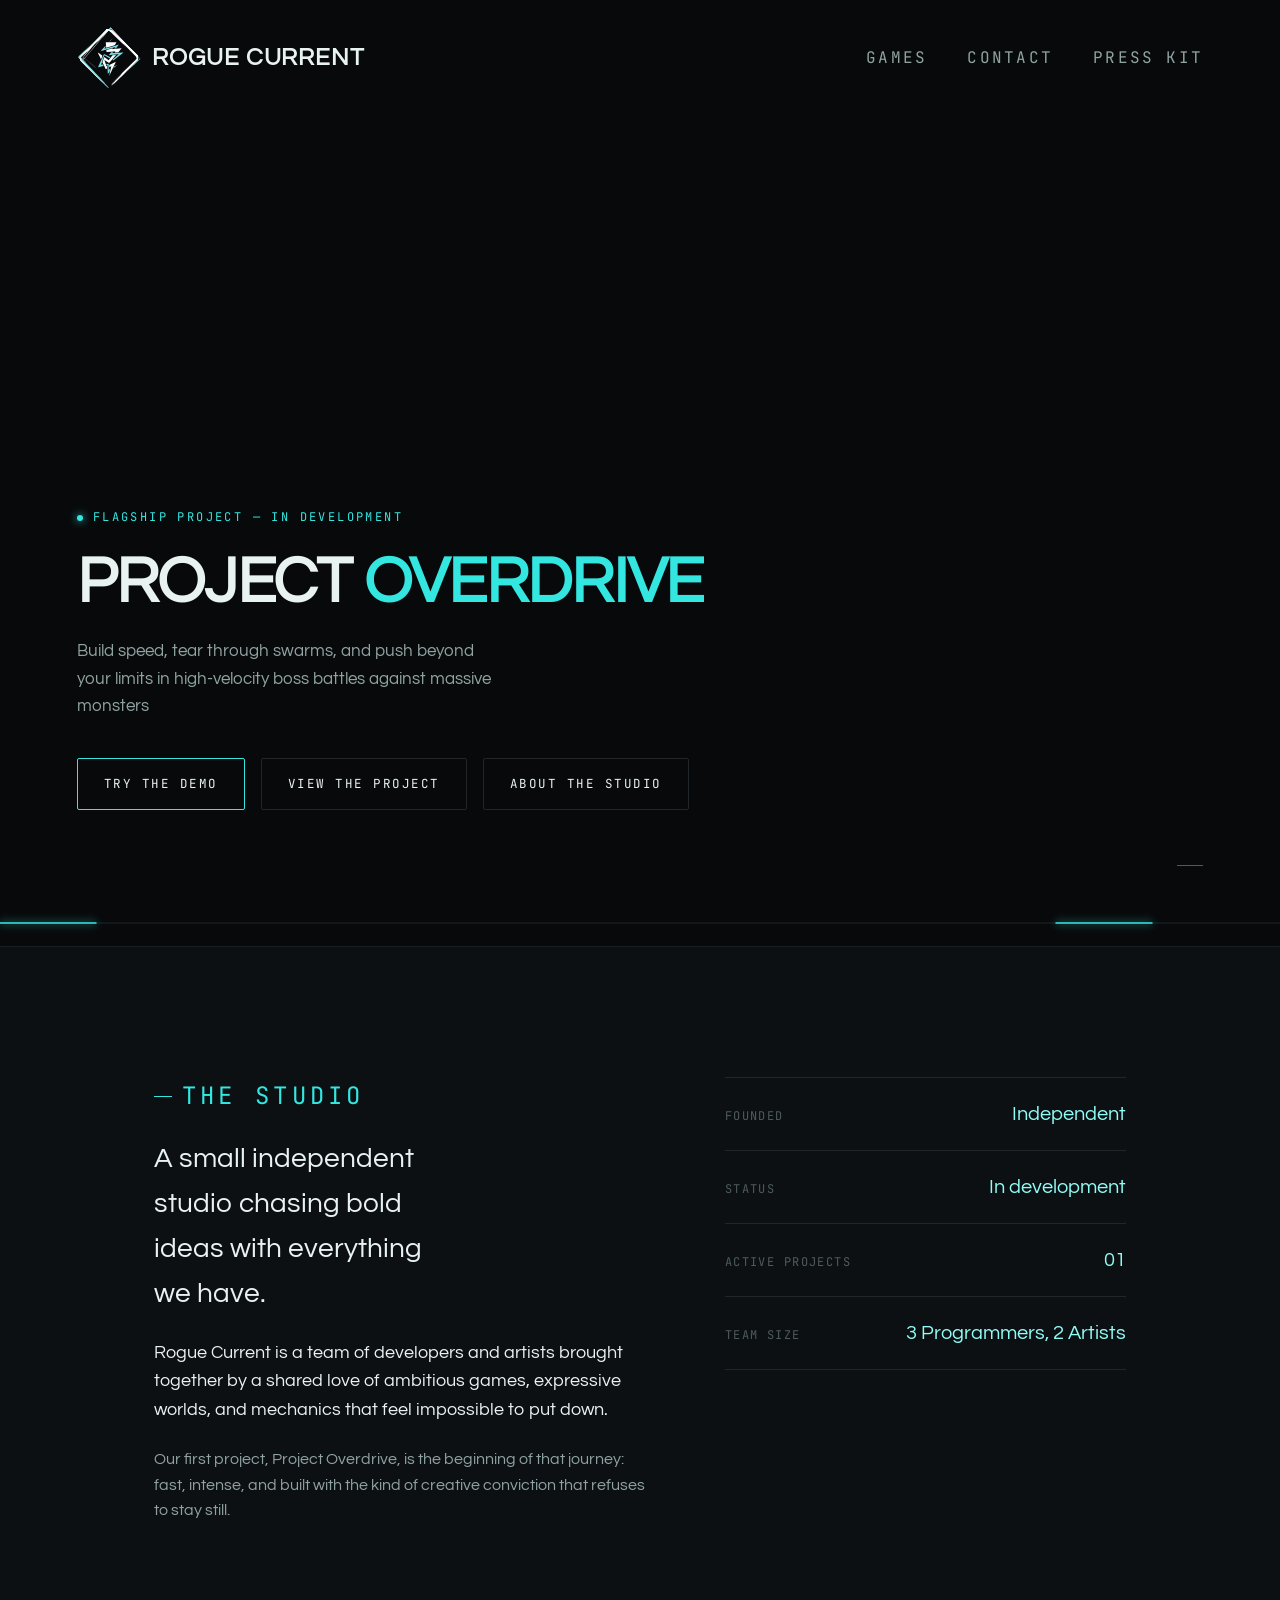
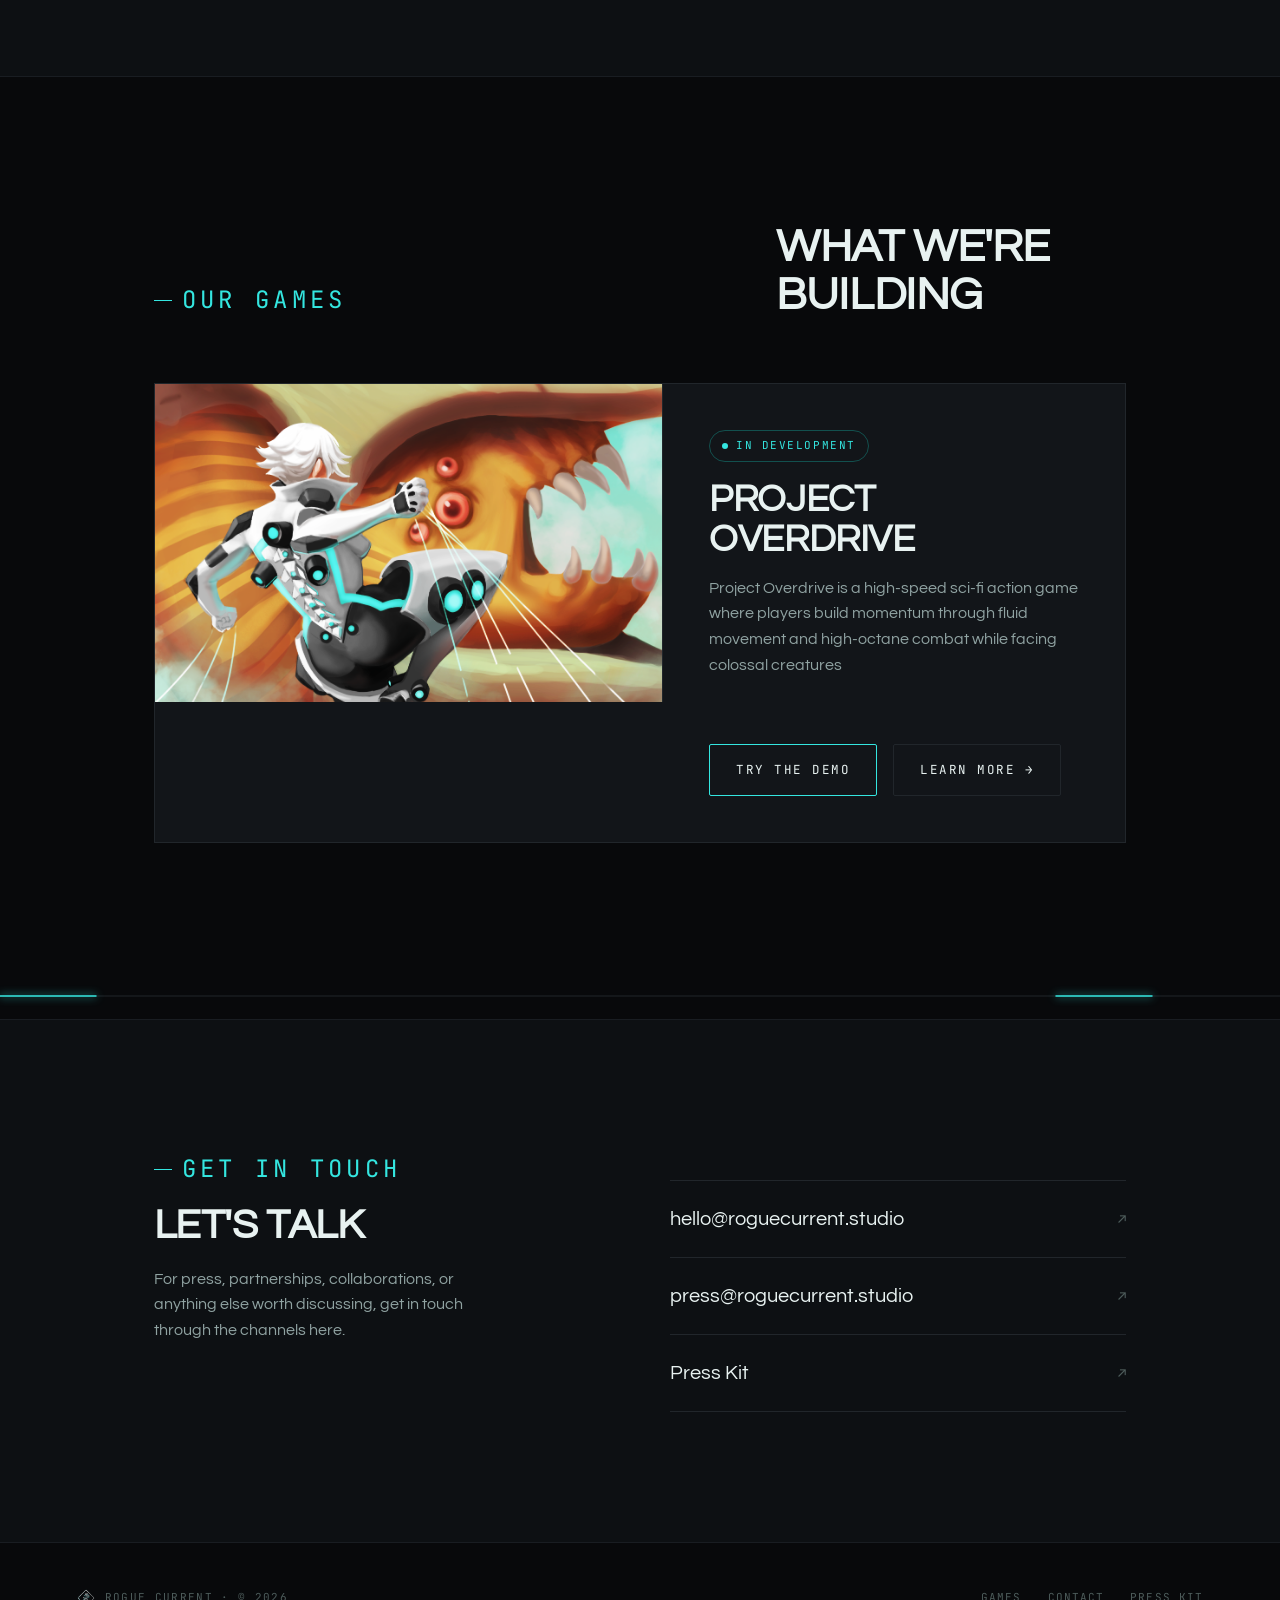
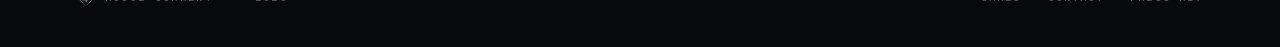
<file: index.html>
<!DOCTYPE html>
<html lang="en">
<head>
<meta charset="UTF-8">
<meta name="viewport" content="width=device-width, initial-scale=1.0">
<title>Rogue Current — Independent Game Studio</title>
<meta name="description" content="Rogue Current is an independent game studio developing Project Overdrive.">
<meta name="referrer" content="strict-origin-when-cross-origin">
  <link
    rel="icon"
    href="img/logo.svg"
    type="image/svg+xml"
  >
<link rel="preconnect" href="https://fonts.googleapis.com">
<link rel="preconnect" href="https://fonts.gstatic.com" crossorigin>
<link href="https://fonts.googleapis.com/css2?family=JetBrains+Mono:wght@400;500&family=Questrial&display=swap" rel="stylesheet">
<link rel="stylesheet" href="css/style.css">
</head>
<body>

<header class="site-header">
  <a href="index.html" class="logo">
    <img src="img/logo.svg" alt="Rogue Current logo" class="logo-image">
    <span>Rogue Current</span>
  </a>
  <nav class="nav-links">
    <a href="#games">Games</a>
    <a href="#contact">Contact</a>
    <a href="press-kit.html">Press Kit</a>
  </nav>
  <button class="nav-toggle" aria-label="Toggle menu" aria-expanded="false"><span></span></button>
</header>

<!-- ================= HERO ================= -->
<section class="hero">
  <div class="hero-bg">
    <iframe
      src="https://www.youtube.com/embed/3lTF1w38mug?autoplay=1&mute=1&loop=1&playlist=3lTF1w38mug&controls=0&playsinline=1&rel=0&fs=0"
      title="Project Overdrive Trailer"
      allow="autoplay; encrypted-media;"
      referrerpolicy="strict-origin-when-cross-origin"
      tabindex="-1"
      aria-hidden="true">
    </iframe>
  </div>

  <div class="hero-content">
    <div class="hero-tag"><span class="dot"></span>Flagship project — in development</div>
    <h1 class="hero-title">Project <span class="accent">Overdrive</span></h1>
    <p class="hero-sub">Build speed, tear through swarms, and push beyond your limits in high-velocity boss battles against massive monsters</p>
    <div class="hero-actions">
      <a href="https://yrgo.itch.io/overdrive" class="btn">Try the Demo</a>
      <a href="project-overdrive.html" class="btn ghost">View the project</a>
      <a href="#about" class="btn ghost">About the studio</a>
    </div>
  </div>

  <div class="hero-scroll"><span class="rule"></span></div>
</section>

<svg class="current-line" viewBox="0 0 1200 46" preserveAspectRatio="none">
  <path d="M0 23 L1200 23"/>
  <path class="pulse" d="M0 23 L1200 23"/>
</svg>

<!-- ================= ABOUT ================= -->
<section class="about section-pad" id="about">
  <div class="wrap about-grid">
    <div class="about-text">
      <span class="eyebrow">The studio</span>
      <p style="margin-top:22px; font-family: var(--font-display); font-size: 28px; color: var(--text); max-width: 20ch;"> A small independent studio chasing bold ideas with everything we have. </p>

<p> Rogue Current is a team of developers and artists brought together by a shared love of ambitious games, expressive worlds, and mechanics that feel impossible to put down. </p>

<p> Our first project, Project Overdrive, is the beginning of that journey: fast, intense, and built with the kind of creative conviction that refuses to stay still. </p>
    </div>
    <div class="stat-list">
      <div class="stat-row"><span class="label">Founded</span><span class="value">Independent</span></div>
      <div class="stat-row"><span class="label">Status</span><span class="value">In development</span></div>
      <div class="stat-row"><span class="label">Active projects</span><span class="value">01</span></div>
      <div class="stat-row"><span class="label">Team size</span><span class="value">3 Programmers, 2 Artists</span></div>
    </div>
  </div>
</section>

<!-- ================= GAMES ================= -->
<section class="section-pad" id="games">
  <div class="wrap">
    <div class="section-head">
      <span class="eyebrow">Our games</span>
      <h2>What we're building</h2>
    </div>

    <div class="game-card">
      <div class="game-card-media">
        <img src="img/poster.png" alt="Project Overdrive" class="game-card-image">
      </div>
      <div class="game-card-body">
        <span class="game-status"><span class="dot" style="width:6px;height:6px;border-radius:50%;background:var(--cyan);"></span>In development</span>
        <h3>Project Overdrive</h3>
        <p>Project Overdrive is a high-speed sci-fi action game where players build momentum through fluid movement and high-octane combat while facing colossal creatures</p>
        <div class="hero-actions">
          <a href="https://yrgo.itch.io/overdrive" class="btn">Try the Demo</a>
          <a href="project-overdrive.html" class="btn ghost">Learn More →</a>
        </div>
      </div>
    </div>
  </div>
</section>

<svg class="current-line" viewBox="0 0 1200 46" preserveAspectRatio="none">
  <path d="M0 23 L1200 23"/>
  <path class="pulse" d="M0 23 L1200 23" style="animation-delay:-2.5s;"/>
</svg>

<!-- ================= CONTACT ================= -->
<section class="contact section-pad" id="contact">
  <div class="wrap contact-grid">
    <div>
      <span class="eyebrow">Get in touch</span>
      <h2 style="margin-top:16px; font-size: clamp(28px,4vw,42px); text-transform: uppercase; max-width: 12ch;">Let's talk</h2>
      <p style="margin-top:18px; max-width: 40ch;">For press, partnerships, collaborations, or anything else worth discussing, get in touch through the channels here.</p>
    </div>
    <div class="contact-links">
      <a class="contact-link" href="mailto:hello@roguecurrent.studio">hello@roguecurrent.studio <span class="arrow">↗</span></a>
      <a class="contact-link" href="mailto:press@roguecurrent.studio">press@roguecurrent.studio <span class="arrow">↗</span></a>
      <a class="contact-link" href="press-kit.html">Press Kit <span class="arrow">↗</span></a>
    </div>
  </div>
</section>

<footer class="site-footer">
    <div class="foot-logo">
      <img
        src="img/logo.svg"
        alt=""
        class="footer-logo-image"
      >

      <span>Rogue Current &middot; &copy; 2026</span>
    </div>
  <div class="foot-links">
    <a href="#games">Games</a>
    <a href="#contact">Contact</a>
    <a href="press-kit.html">Press Kit</a>
  </div>
</footer>

<script src="js/script.js"></script>
</body>
</html>
</file>
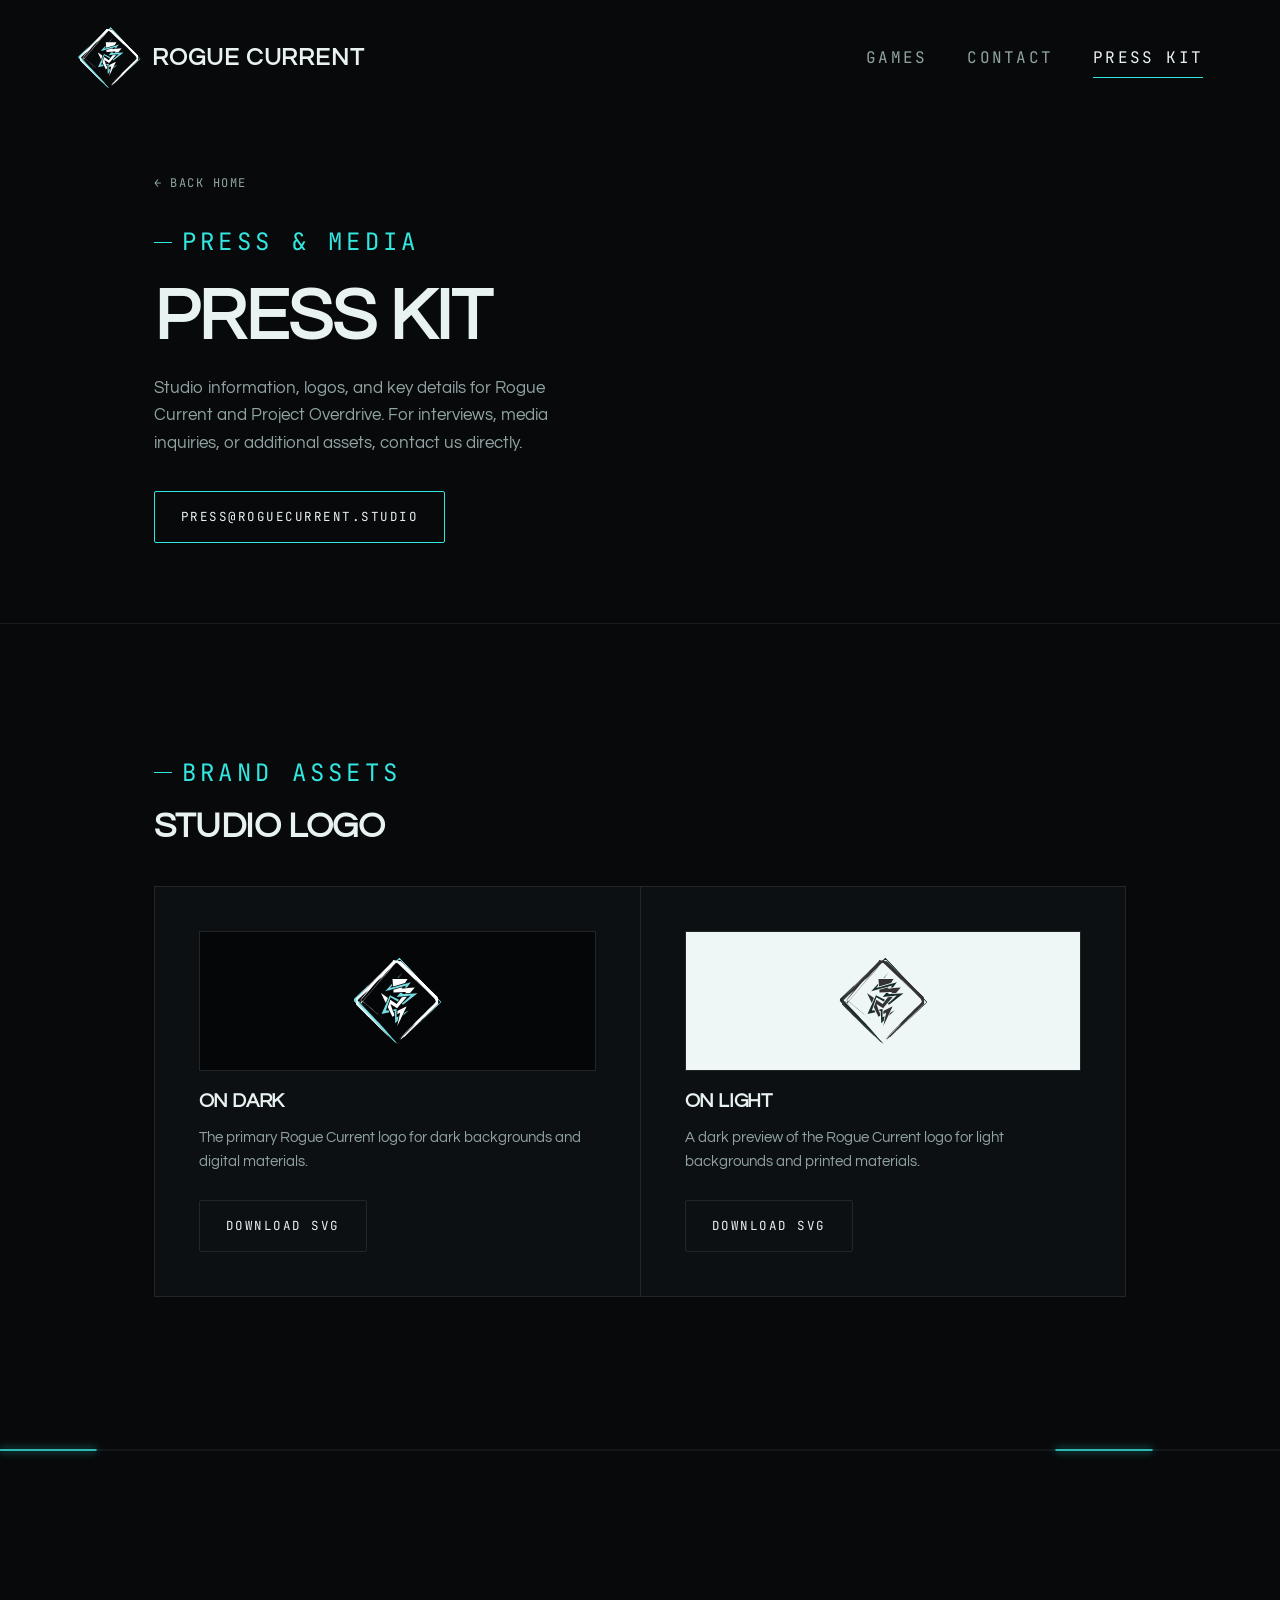
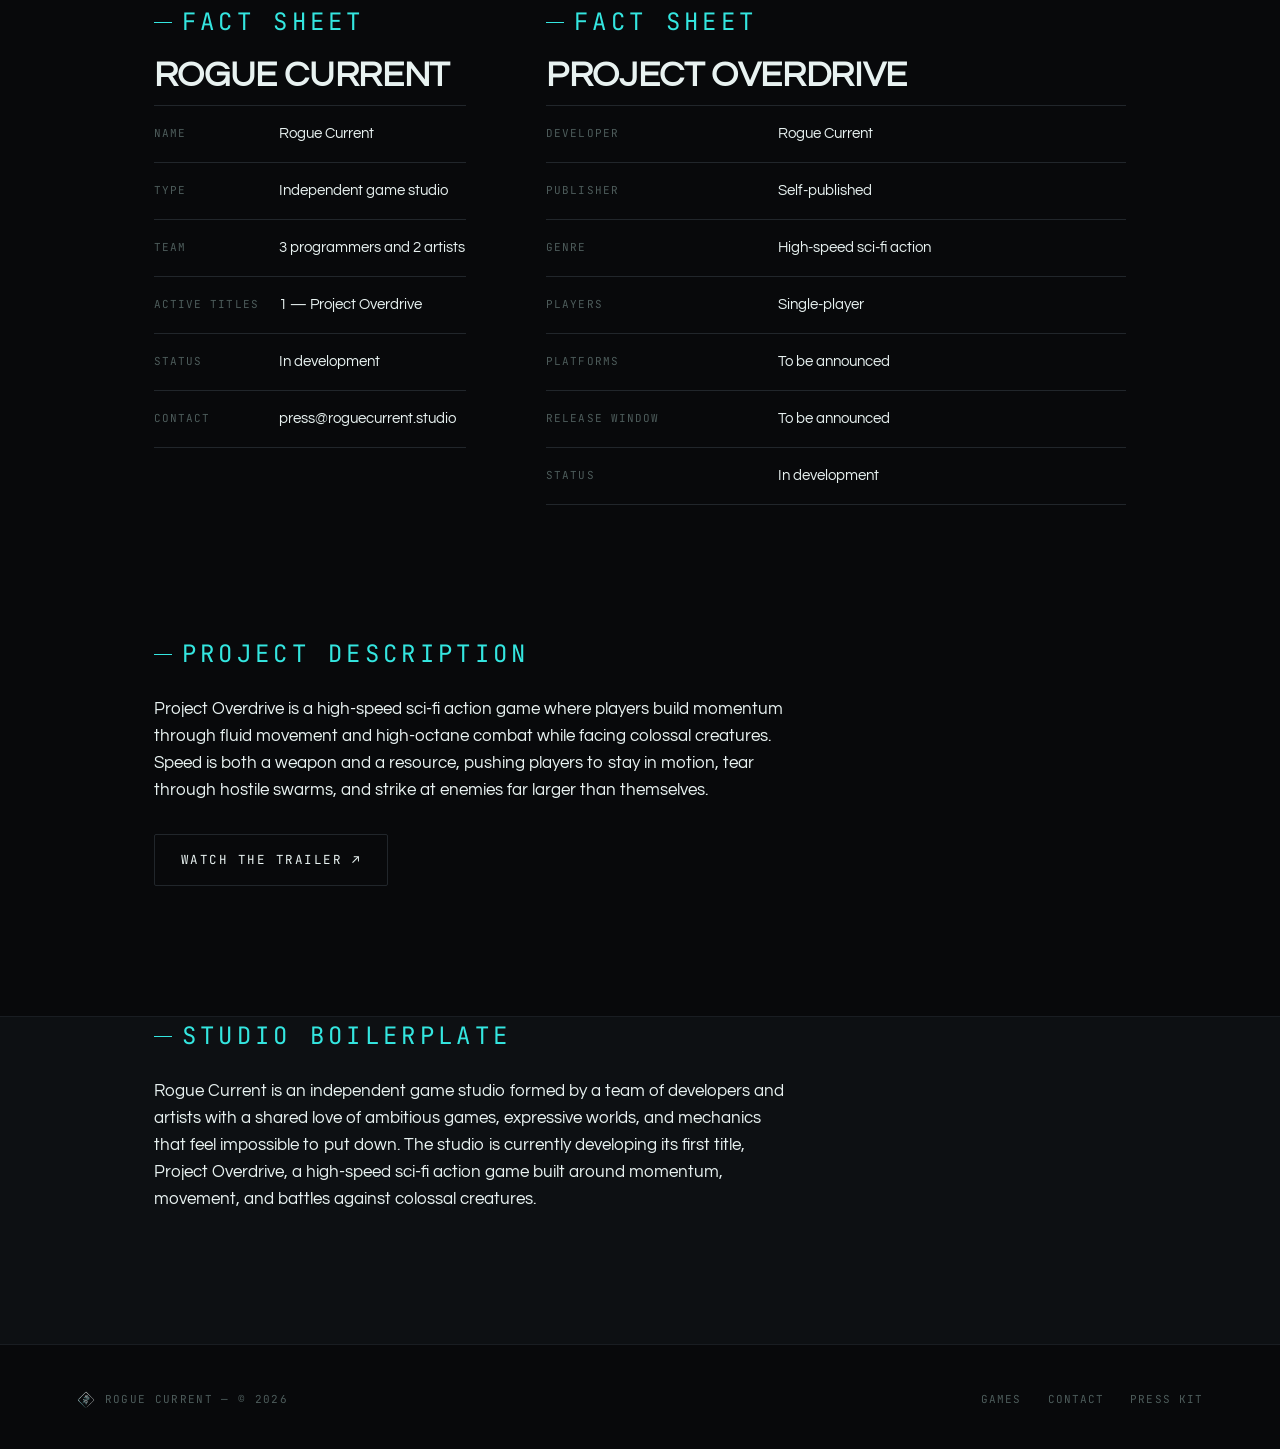
<file: press-kit.html>
<!DOCTYPE html>
<html lang="en">
<head>
  <meta charset="UTF-8">

  <meta
    name="viewport"
    content="width=device-width, initial-scale=1.0"
  >

  <title>Press Kit — Rogue Current</title>

  <meta
    name="description"
    content="Logos, studio information, and media assets for Rogue Current and Project Overdrive."
  >

  <link
    rel="icon"
    href="img/logo.svg"
    type="image/svg+xml"
  >

  <link
    rel="preconnect"
    href="https://fonts.googleapis.com"
  >

  <link
    rel="preconnect"
    href="https://fonts.gstatic.com"
    crossorigin
  >

  <link
    href="https://fonts.googleapis.com/css2?family=JetBrains+Mono:wght@400;500&family=Questrial&display=swap"
    rel="stylesheet"
  >

  <link
    rel="stylesheet"
    href="css/style.css"
  >
</head>

<body>

  <!-- ================= HEADER ================= -->

  <header class="site-header">
    <a href="index.html" class="logo">
      <img
        src="img/logo.svg"
        alt="Rogue Current logo"
        class="logo-image"
      >

      <span>Rogue Current</span>
    </a>

    <nav class="nav-links">
      <a href="index.html#games">Games</a>
      <a href="index.html#contact">Contact</a>
      <a href="press-kit.html" class="is-active">Press Kit</a>
    </nav>

    <button
      class="nav-toggle"
      aria-label="Toggle menu"
      aria-expanded="false"
    >
      <span></span>
    </button>
  </header>


  <!-- ================= PAGE HERO ================= -->

  <section class="page-hero">
    <div class="wrap">
      <a href="index.html" class="back-link">
        ← Back home
      </a>

      <span class="eyebrow">Press &amp; media</span>

      <h1>Press Kit</h1>

      <p>
        Studio information, logos, and key details for Rogue Current and
        Project Overdrive. For interviews, media inquiries, or additional
        assets, contact us directly.
      </p>

      <div style="margin-top: 34px;">
        <a
          href="mailto:press@roguecurrent.studio"
          class="btn"
        >
          press@roguecurrent.studio
        </a>
      </div>
    </div>
  </section>


  <!-- ================= LOGOS ================= -->

  <section class="section-pad">
    <div class="wrap">
      <span class="eyebrow">Brand assets</span>

      <h2
        style="
          margin-top: 16px;
          font-size: clamp(26px, 3.4vw, 36px);
          text-transform: uppercase;
        "
      >
        Studio logo
      </h2>

      <div class="press-grid" style="margin-top: 40px;">

        <div class="press-card">
          <div class="logo-swatch dark">
            <img
              src="img/logo.svg"
              alt="Rogue Current logo on a dark background"
              class="press-logo-image"
            >
          </div>

          <h3>On dark</h3>

          <p>
            The primary Rogue Current logo for dark backgrounds and digital
            materials.
          </p>

          <a
            href="img/logo.svg"
            class="btn ghost"
            download
          >
            Download SVG
          </a>
        </div>


        <div class="press-card">
          <div class="logo-swatch light">
            <img
              src="img/logo.svg"
              alt="Rogue Current logo on a light background"
              class="press-logo-image press-logo-image-light"
            >
          </div>

          <h3>On light</h3>

          <p>
            A dark preview of the Rogue Current logo for light backgrounds and
            printed materials.
          </p>

          <a
            href="img/logo.svg"
            class="btn ghost"
            download
          >
            Download SVG
          </a>
        </div>

      </div>
    </div>
  </section>


  <svg
    class="current-line"
    viewBox="0 0 1200 46"
    preserveAspectRatio="none"
    aria-hidden="true"
  >
    <path d="M0 23 L1200 23"></path>
    <path class="pulse" d="M0 23 L1200 23"></path>
  </svg>


  <!-- ================= FACT SHEET ================= -->

  <section class="section-pad">
    <div class="wrap detail-grid">

      <div>
        <span class="eyebrow">Fact sheet</span>

        <h2
          style="
            margin-top: 16px;
            font-size: clamp(26px, 3.4vw, 36px);
            text-transform: uppercase;
          "
        >
          Rogue Current
        </h2>

        <table class="fact-table">
          <tbody>
            <tr>
              <td>Name</td>
              <td>Rogue Current</td>
            </tr>

            <tr>
              <td>Type</td>
              <td>Independent game studio</td>
            </tr>

            <tr>
              <td>Team</td>
              <td>3 programmers and 2 artists</td>
            </tr>

            <tr>
              <td>Active titles</td>
              <td>1 — Project Overdrive</td>
            </tr>

            <tr>
              <td>Status</td>
              <td>In development</td>
            </tr>

            <tr>
              <td>Contact</td>
              <td>
                <a href="mailto:press@roguecurrent.studio">
                  press@roguecurrent.studio
                </a>
              </td>
            </tr>
          </tbody>
        </table>
      </div>


      <div>
        <span class="eyebrow">Fact sheet</span>

        <h2
          style="
            margin-top: 16px;
            font-size: clamp(26px, 3.4vw, 36px);
            text-transform: uppercase;
          "
        >
          Project Overdrive
        </h2>

        <table class="fact-table">
          <tbody>
            <tr>
              <td>Developer</td>
              <td>Rogue Current</td>
            </tr>

            <tr>
              <td>Publisher</td>
              <td>Self-published</td>
            </tr>

            <tr>
              <td>Genre</td>
              <td>High-speed sci-fi action</td>
            </tr>

            <tr>
              <td>Players</td>
              <td>Single-player</td>
            </tr>

            <tr>
              <td>Platforms</td>
              <td>To be announced</td>
            </tr>

            <tr>
              <td>Release window</td>
              <td>To be announced</td>
            </tr>

            <tr>
              <td>Status</td>
              <td>In development</td>
            </tr>
          </tbody>
        </table>
      </div>

    </div>
  </section>


  <!-- ================= PROJECT DESCRIPTION ================= -->

  <section class="section-pad" style="padding-top: 0;">
    <div class="wrap">
      <span class="eyebrow">Project description</span>

      <p
        style="
          margin-top: 22px;
          max-width: 70ch;
          font-size: 17px;
          color: var(--text);
        "
      >
        Project Overdrive is a high-speed sci-fi action game where players
        build momentum through fluid movement and high-octane combat while
        facing colossal creatures. Speed is both a weapon and a resource,
        pushing players to stay in motion, tear through hostile swarms, and
        strike at enemies far larger than themselves.
      </p>

      <div style="margin-top: 30px;">
        <a
          href="https://www.youtube.com/watch?v=3lTF1w38mug"
          class="btn ghost"
          target="_blank"
          rel="noopener noreferrer"
        >
          Watch the trailer ↗
        </a>
      </div>
    </div>
  </section>


  <!-- ================= BOILERPLATE ================= -->

  <section
    class="section-pad"
    style="
      padding-top: 0;
      background: var(--bg-alt);
      border-top: 1px solid var(--border-soft);
    "
  >
    <div class="wrap">
      <span class="eyebrow">Studio boilerplate</span>

      <p
        style="
          margin-top: 22px;
          max-width: 70ch;
          font-size: 17px;
          color: var(--text);
        "
      >
        Rogue Current is an independent game studio formed by a team of
        developers and artists with a shared love of ambitious games,
        expressive worlds, and mechanics that feel impossible to put down.
        The studio is currently developing its first title, Project Overdrive,
        a high-speed sci-fi action game built around momentum, movement, and
        battles against colossal creatures.
      </p>
    </div>
  </section>


  <!-- ================= FOOTER ================= -->

  <footer class="site-footer">
    <div class="foot-logo">
      <img
        src="img/logo.svg"
        alt=""
        class="footer-logo-image"
      >

      <span>Rogue Current — © 2026</span>
    </div>

    <div class="foot-links">
      <a href="index.html#games">Games</a>
      <a href="index.html#contact">Contact</a>
      <a href="press-kit.html">Press Kit</a>
    </div>
  </footer>


  <script src="js/script.js"></script>

</body>
</html>
</file>
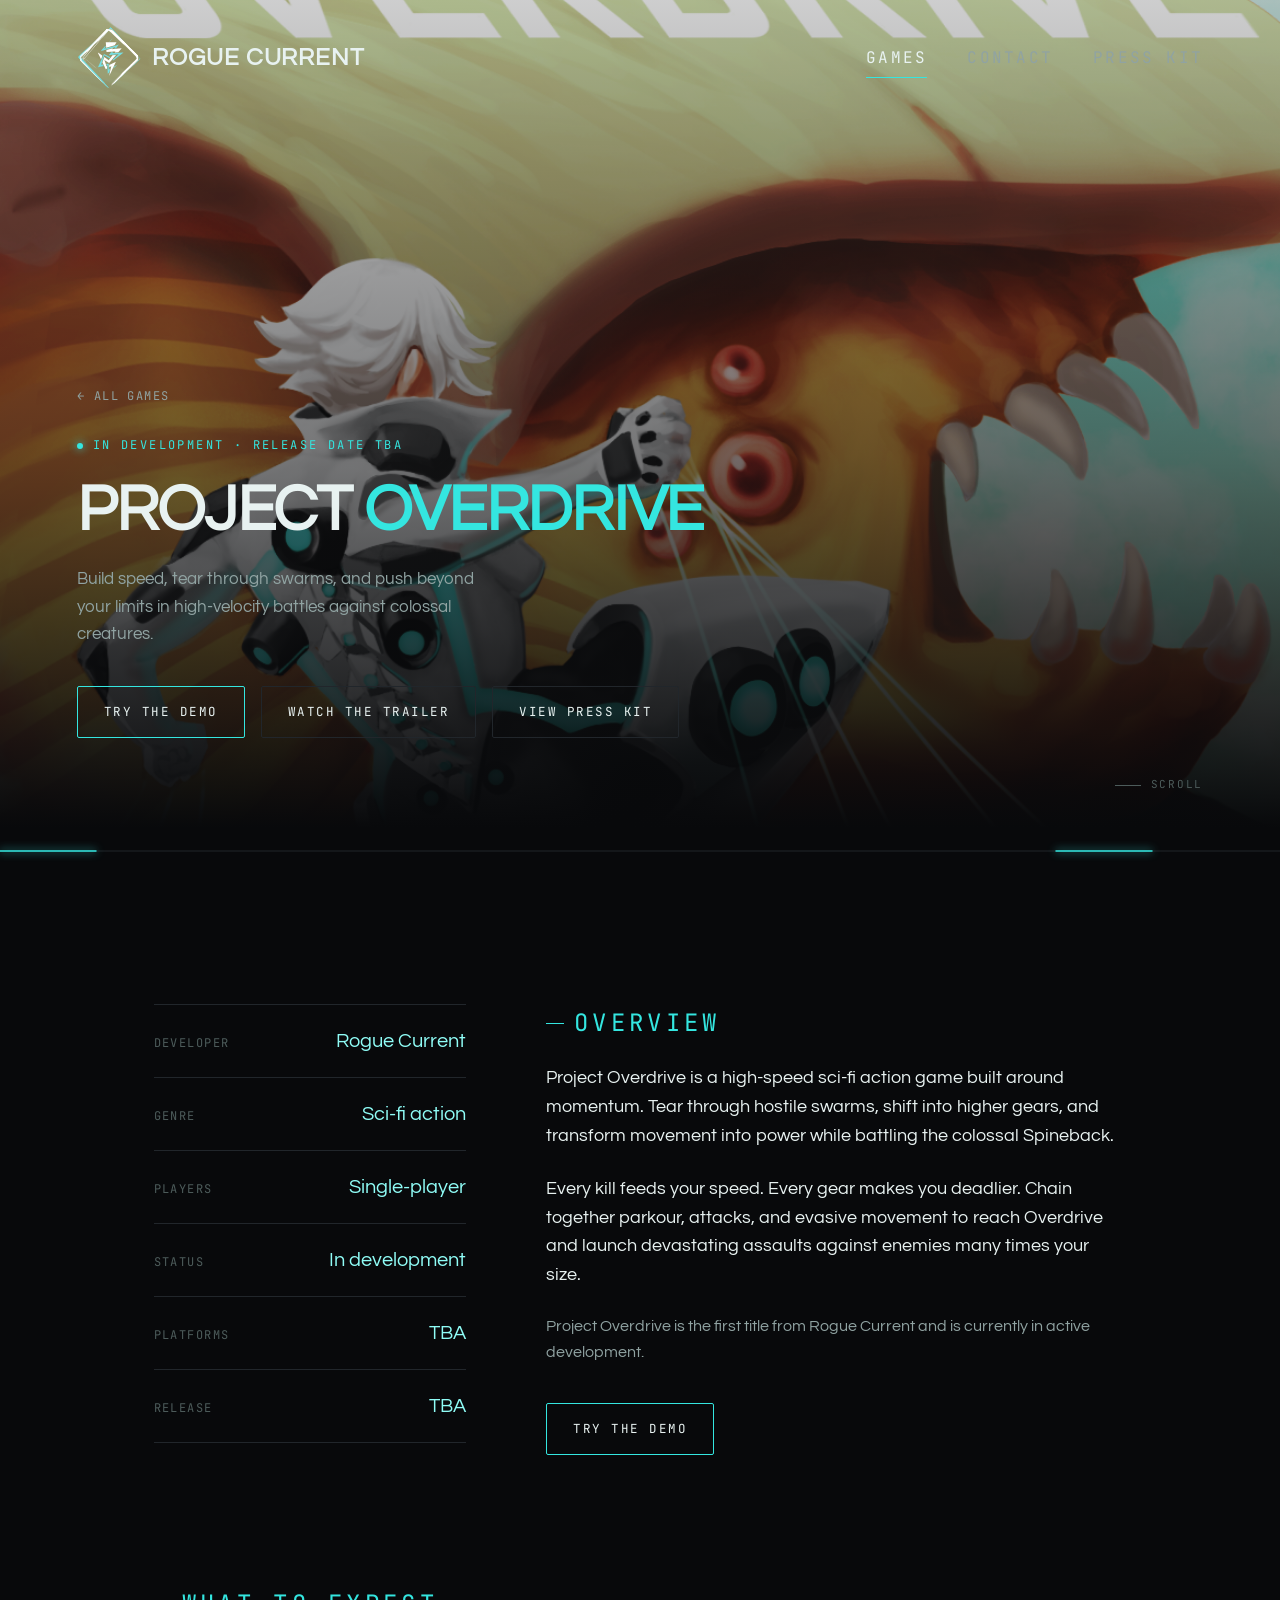
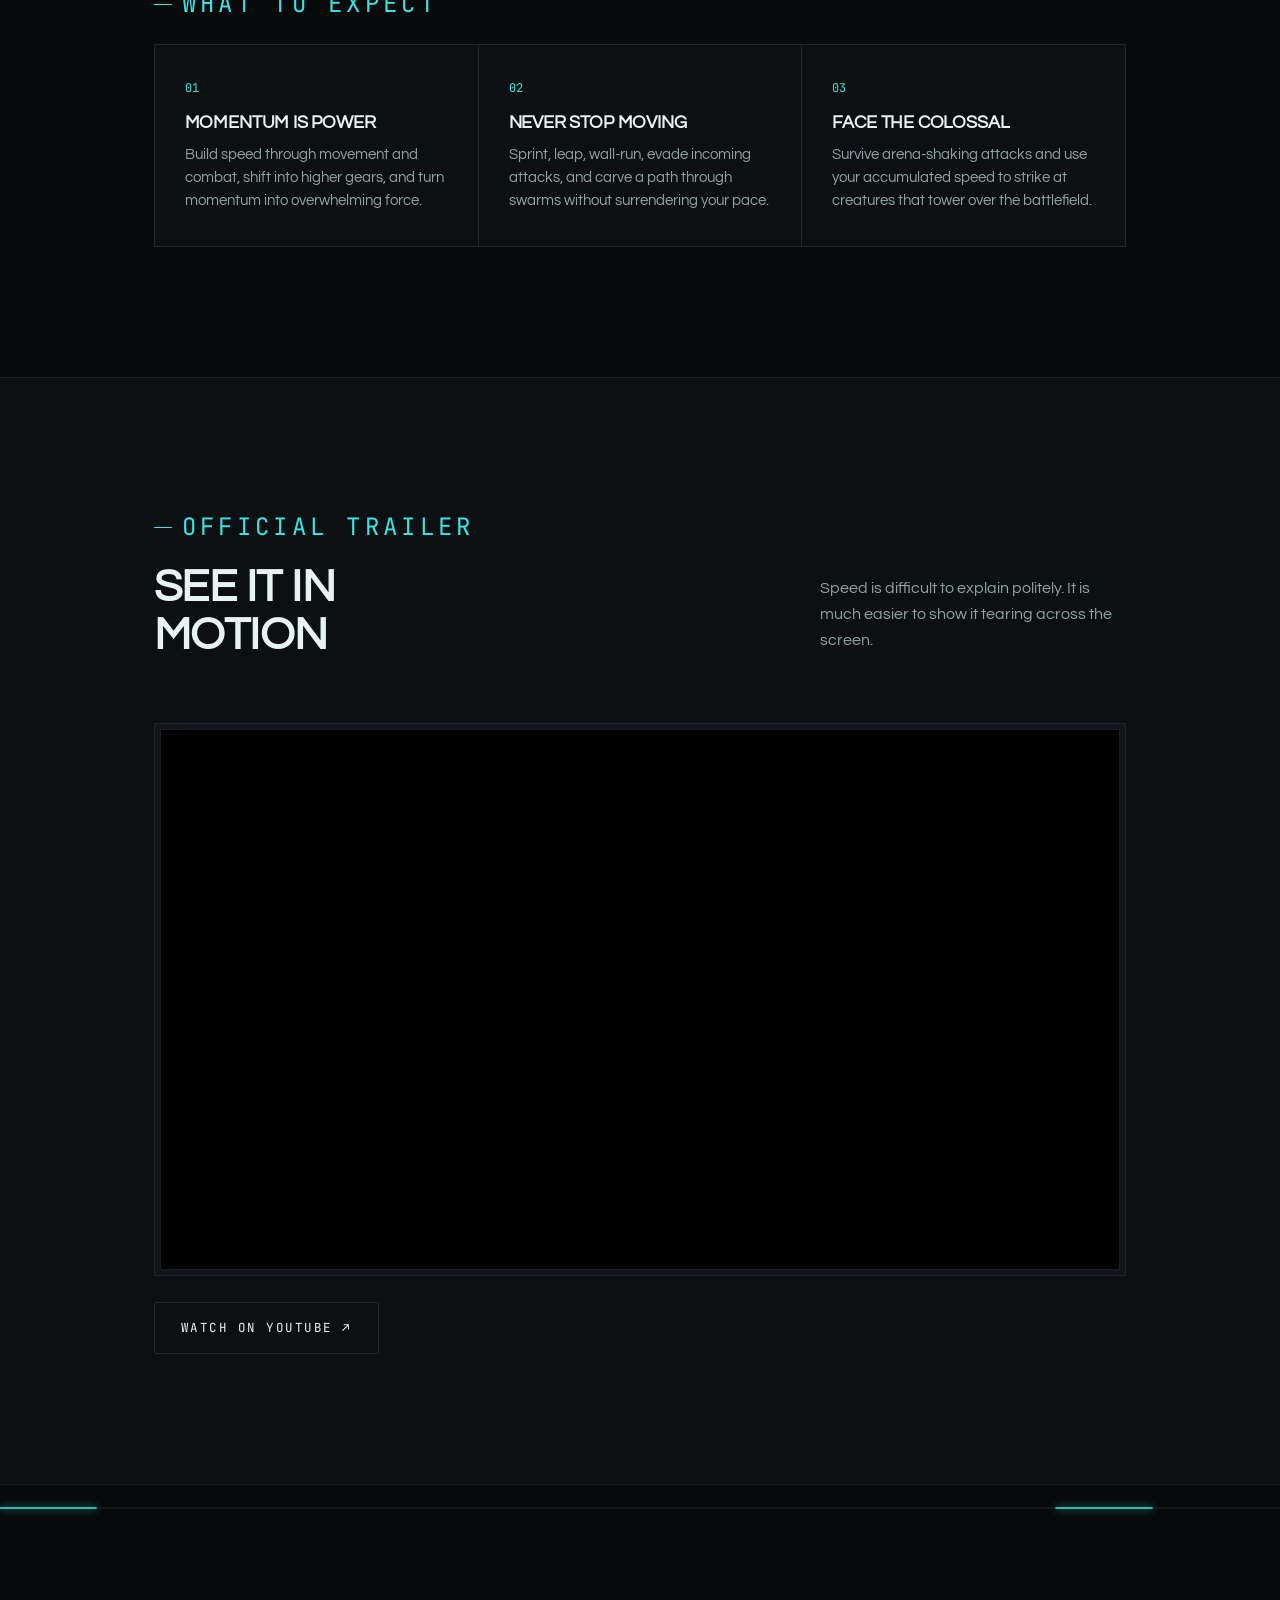
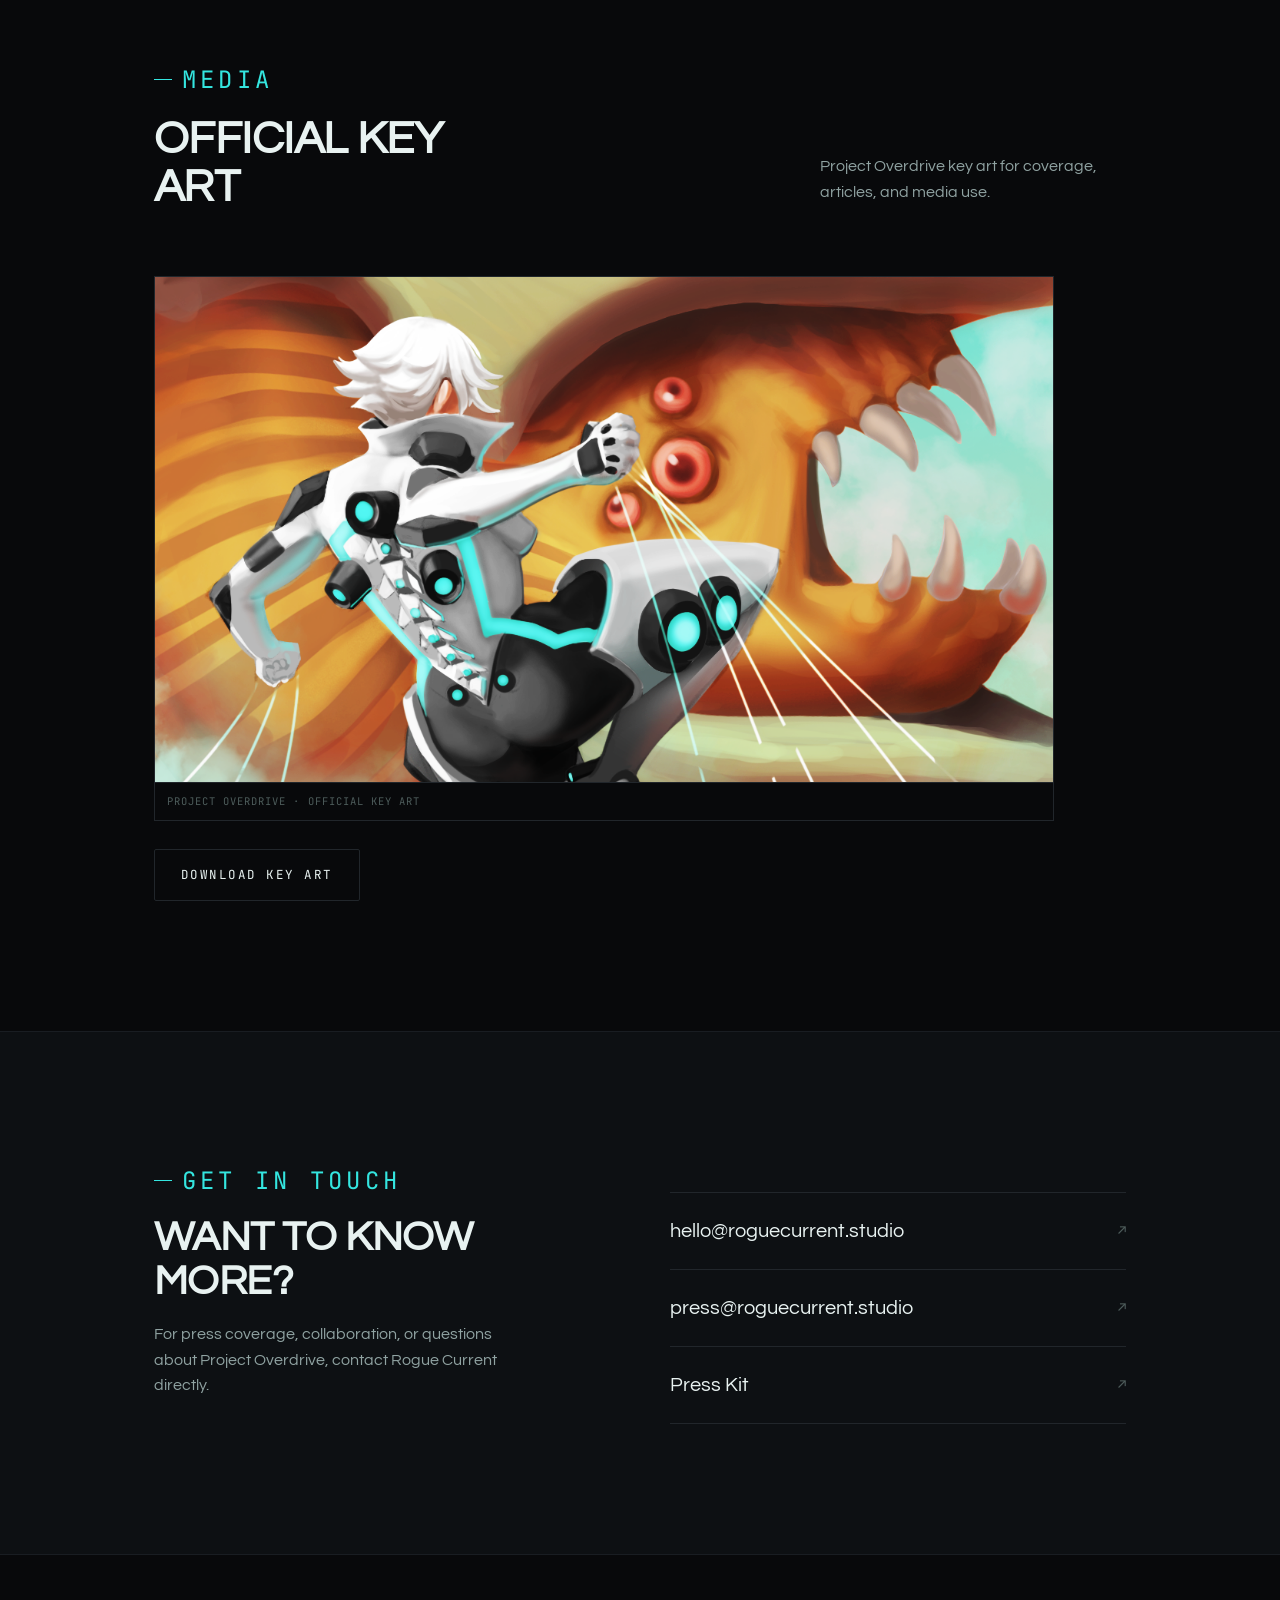
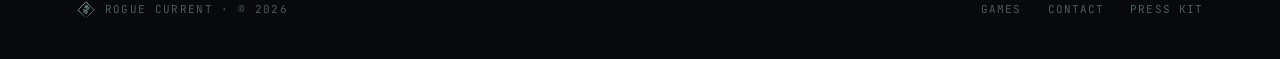
<file: project-overdrive.html>
<!DOCTYPE html>
<html lang="en">
<head>
  <meta charset="UTF-8">

  <meta
    name="viewport"
    content="width=device-width, initial-scale=1.0"
  >

  <title>Project Overdrive | Rogue Current</title>

  <meta
    name="description"
    content="Project Overdrive is a high-speed sci-fi action game from independent game studio Rogue Current."
  >

  <meta
    name="referrer"
    content="strict-origin-when-cross-origin"
  >

  <link
    rel="icon"
    href="img/logo.svg"
    type="image/svg+xml"
  >

  <link
    rel="preconnect"
    href="https://fonts.googleapis.com"
  >

  <link
    rel="preconnect"
    href="https://fonts.gstatic.com"
    crossorigin
  >

  <link
    href="https://fonts.googleapis.com/css2?family=JetBrains+Mono:wght@400;500&family=Questrial&display=swap"
    rel="stylesheet"
  >

  <link
    rel="stylesheet"
    href="css/style.css"
  >
</head>

<body>

  <!-- ================= HEADER ================= -->

  <header class="site-header">
    <a href="index.html" class="logo">
      <img
        src="img/logo.svg"
        alt="Rogue Current logo"
        class="logo-image"
      >

      <span>Rogue Current</span>
    </a>

    <nav class="nav-links">
      <a href="index.html#games" class="is-active">Games</a>
      <a href="index.html#contact">Contact</a>
      <a href="press-kit.html">Press Kit</a>
    </nav>

    <button
      class="nav-toggle"
      aria-label="Toggle menu"
      aria-expanded="false"
    >
      <span></span>
    </button>
  </header>


  <!-- ================= HERO ================= -->

  <section class="hero project-hero">
    <div class="hero-bg">
      <img
        src="img/poster.png"
        alt=""
        class="project-hero-image"
      >
    </div>

    <div class="hero-content project-hero-content">
      <a href="index.html#games" class="back-link">
        ← All games
      </a>

      <div class="hero-tag">
        <span class="dot"></span>
        In development &middot; Release date TBA
      </div>

      <h1 class="hero-title project-title">
        Project <span class="accent">Overdrive</span>
      </h1>

      <p class="hero-sub">
        Build speed, tear through swarms, and push beyond your limits in
        high-velocity battles against colossal creatures.
      </p>

      <div class="hero-actions">
        <a href="https://yrgo.itch.io/overdrive" class="btn">Try the Demo</a>

        <a href="#trailer" class="btn ghost">
          Watch the trailer
        </a>


        <a href="press-kit.html" class="btn ghost">
          View press kit
        </a>
      </div>
    </div>

    <div class="hero-scroll">
      <span class="rule"></span>
      Scroll
    </div>
  </section>


  <svg
    class="current-line"
    viewBox="0 0 1200 46"
    preserveAspectRatio="none"
    aria-hidden="true"
  >
    <path d="M0 23 L1200 23"></path>
    <path class="pulse" d="M0 23 L1200 23"></path>
  </svg>


  <!-- ================= OVERVIEW ================= -->

  <section class="section-pad">
    <div class="wrap detail-grid">

      <div class="detail-meta">
        <div class="stat-row">
          <span class="label">Developer</span>
          <span class="value">Rogue Current</span>
        </div>

        <div class="stat-row">
          <span class="label">Genre</span>
          <span class="value">Sci-fi action</span>
        </div>

        <div class="stat-row">
          <span class="label">Players</span>
          <span class="value">Single-player</span>
        </div>

        <div class="stat-row">
          <span class="label">Status</span>
          <span class="value">In development</span>
        </div>

        <div class="stat-row">
          <span class="label">Platforms</span>
          <span class="value">TBA</span>
        </div>

        <div class="stat-row">
          <span class="label">Release</span>
          <span class="value">TBA</span>
        </div>
      </div>


      <div class="detail-body">
        <span class="eyebrow">Overview</span>

        <p style="margin-top: 22px;">
          Project Overdrive is a high-speed sci-fi action game built around
          momentum. Tear through hostile swarms, shift into higher gears, and
          transform movement into power while battling the colossal Spineback.
        </p>

        <p>
          Every kill feeds your speed. Every gear makes you deadlier. Chain
          together parkour, attacks, and evasive movement to reach Overdrive
          and launch devastating assaults against enemies many times your size.
        </p>

        <p class="muted">
          Project Overdrive is the first title from Rogue Current and is
          currently in active development.
        </p>
        
        <div class="hero-actions">
          <a href="https://yrgo.itch.io/overdrive" class="btn">Try the Demo</a>
        </div>

    </div>
  </section>


  <!-- ================= FEATURES ================= -->

  <section class="section-pad" style="padding-top: 0;">
    <div class="wrap">
      <span class="eyebrow">What to expect</span>

      <div class="feature-list">

        <div class="feature-item">
          <span class="num">01</span>

          <h4>Momentum is power</h4>

          <p>
            Build speed through movement and combat, shift into higher gears,
            and turn momentum into overwhelming force.
          </p>
        </div>


        <div class="feature-item">
          <span class="num">02</span>

          <h4>Never stop moving</h4>

          <p>
            Sprint, leap, wall-run, evade incoming attacks, and carve a path
            through swarms without surrendering your pace.
          </p>
        </div>


        <div class="feature-item">
          <span class="num">03</span>

          <h4>Face the colossal</h4>

          <p>
            Survive arena-shaking attacks and use your accumulated speed to
            strike at creatures that tower over the battlefield.
          </p>
        </div>

      </div>
    </div>
  </section>


  <!-- ================= TRAILER ================= -->

  <section class="section-pad trailer-section" id="trailer">
    <div class="wrap">
      <div class="section-head">
        <div>
          <span class="eyebrow">Official trailer</span>
          <h2>See it in motion</h2>
        </div>

        <p class="lede">
          Speed is difficult to explain politely. It is much easier to show it
          tearing across the screen.
        </p>
      </div>

      <div class="trailer-shell">
        <div class="trailer-embed">
          <iframe
            src="https://www.youtube.com/embed/3lTF1w38mug?rel=0&playsinline=1"
            title="Project Overdrive official trailer"
            loading="lazy"
            allow="accelerometer; autoplay; clipboard-write; encrypted-media; gyroscope; picture-in-picture; web-share"
            referrerpolicy="strict-origin-when-cross-origin"
            allowfullscreen>
          </iframe>
        </div>
      </div>

      <div class="trailer-actions">
        <a
          href="https://www.youtube.com/watch?v=3lTF1w38mug"
          class="btn ghost"
          target="_blank"
          rel="noopener noreferrer"
        >
          Watch on YouTube ↗
        </a>
      </div>
    </div>
  </section>


  <svg
    class="current-line"
    viewBox="0 0 1200 46"
    preserveAspectRatio="none"
    aria-hidden="true"
  >
    <path d="M0 23 L1200 23"></path>

    <path
      class="pulse"
      d="M0 23 L1200 23"
      style="animation-delay: -3.2s;"
    ></path>
  </svg>


  <!-- ================= MEDIA ================= -->

  <section class="section-pad">
    <div class="wrap">
      <div class="section-head">
        <div>
          <span class="eyebrow">Media</span>
          <h2>Official key art</h2>
        </div>

        <p class="lede">
          Project Overdrive key art for coverage, articles, and media use.
        </p>
      </div>

      <div class="gallery project-gallery">
        <figure>
          <img
            src="img/poster.png"
            alt="Official Project Overdrive key art"
            loading="lazy"
          >

          <figcaption>
            Project Overdrive &middot; Official key art
          </figcaption>
        </figure>
      </div>

      <div style="margin-top: 28px;">
        <a
          href="img/poster.png"
          class="btn ghost"
          download
        >
          Download key art
        </a>
      </div>
    </div>
  </section>


  <!-- ================= CONTACT ================= -->

  <section class="contact section-pad">
    <div class="wrap contact-grid">

      <div>
        <span class="eyebrow">Get in touch</span>

        <h2
          style="
            margin-top: 16px;
            font-size: clamp(28px, 4vw, 42px);
            text-transform: uppercase;
            max-width: 14ch;
          "
        >
          Want to know more?
        </h2>

        <p style="margin-top: 18px; max-width: 42ch;">
          For press coverage, collaboration, or questions about Project
          Overdrive, contact Rogue Current directly.
        </p>
      </div>

      <div class="contact-links">
        <a
          class="contact-link"
          href="mailto:hello@roguecurrent.studio"
        >
          hello@roguecurrent.studio
          <span class="arrow">↗</span>
        </a>

        <a
          class="contact-link"
          href="mailto:press@roguecurrent.studio"
        >
          press@roguecurrent.studio
          <span class="arrow">↗</span>
        </a>

        <a
          class="contact-link"
          href="press-kit.html"
        >
          Press Kit
          <span class="arrow">↗</span>
        </a>
      </div>

    </div>
  </section>


  <!-- ================= FOOTER ================= -->

  <footer class="site-footer">
    <div class="foot-logo">
      <img
        src="img/logo.svg"
        alt=""
        class="footer-logo-image"
      >

      <span>Rogue Current &middot; &copy; 2026</span>
    </div>

    <div class="foot-links">
      <a href="index.html#games">Games</a>
      <a href="index.html#contact">Contact</a>
      <a href="press-kit.html">Press Kit</a>
    </div>
  </footer>


  <script src="js/script.js"></script>

</body>
</html>
</file>
<file: css/style.css>
/* ============================================================
   ROGUE CURRENT — shared stylesheet
   ============================================================ */

:root {
  --bg:          #08090b;
  --bg-alt:      #0d1013;
  --surface:     #121519;
  --surface-2:   #171b20;
  --border:      #21262b;
  --border-soft: #191d22;

  --cyan:        #34e6e0;
  --cyan-bright: #8ffcf6;
  --cyan-dim:    #12504e;
  --cyan-wash:   rgba(52, 230, 224, 0.08);

  --text:        #e8f2f1;
  --text-muted:  #90a3a2;
  --text-faint:  #4d5c5b;

  --font-display: 'Questrial', sans-serif;
  --font-body: 'Questrial', sans-serif;
  --font-mono: 'JetBrains Mono', monospace;

  --container: 1240px;
  --edge: 6vw;
}

* { margin: 0; padding: 0; box-sizing: border-box; }

html { scroll-behavior: smooth; }

body {
  background: var(--bg);
  color: var(--text);
  font-family: var(--font-body);
  font-size: 16px;
  line-height: 1.6;
  -webkit-font-smoothing: antialiased;
  overflow-x: hidden;
}

@media (prefers-reduced-motion: reduce) {
  *, *::before, *::after {
    animation-duration: 0.01ms !important;
    animation-iteration-count: 1 !important;
    transition-duration: 0.01ms !important;
    scroll-behavior: auto !important;
  }
}

a { color: inherit; text-decoration: none; }

img, svg { display: block; max-width: 100%; }

::selection { background: var(--cyan-dim); color: var(--cyan-bright); }

:focus-visible {
  outline: 2px solid var(--cyan);
  outline-offset: 3px;
}

.wrap {
  max-width: var(--container);
  margin: 0 auto;
  padding: 0 var(--edge);
}

.eyebrow {
  font-family: var(--font-mono);
  font-size: 24px;
  letter-spacing: 0.18em;
  text-transform: uppercase;
  color: var(--cyan);
  display: flex;
  align-items: center;
  gap: 10px;
}
.eyebrow::before {
  content: '';
  width: 18px;
  height: 1px;
  background: var(--cyan);
}

h1, h2, h3, h4 {
  font-family: var(--font-display);
  font-weight: 600;
  letter-spacing: -0.01em;
  line-height: 1.05;
}

p { color: var(--text-muted); }

/* ---------------- header / nav ---------------- */

.site-header {
  position: fixed;
  top: 0; left: 0; right: 0;
  z-index: 100;
  display: flex;
  align-items: center;
  justify-content: space-between;
  padding: 26px var(--edge);
  transition: background 0.4s ease, border-color 0.4s ease, padding 0.4s ease;
  border-bottom: 1px solid transparent;
}
.site-header.is-scrolled {
  background: rgba(8, 9, 11, 0.82);
  backdrop-filter: blur(10px);
  border-bottom-color: var(--border-soft);
  padding-top: 18px;
  padding-bottom: 18px;
}

.logo {
  display: flex;
  align-items: center;
  gap: 11px;
  font-family: var(--font-display);
  font-weight: 600;
  font-size: 24px;
  letter-spacing: 0.04em;
  text-transform: uppercase;
  color: var(--text);
}
.logo-image { width: 64px; height: 64px; flex-shrink: 0; }
.logo:hover .logo-mark-line { stroke: var(--cyan-bright); }
.logo-mark-line { transition: stroke 0.25s ease; }

.nav-links {
  display: flex;
  align-items: center;
  gap: 40px;
}
.nav-links a {
  position: relative;
  font-family: var(--font-mono);
  font-size: 16px;
  letter-spacing: 0.14em;
  text-transform: uppercase;
  color: var(--text-muted);
  padding: 4px 0;
  transition: color 0.25s ease;
}
.nav-links a::after {
  content: '';
  position: absolute;
  left: 0; bottom: -3px;
  width: 100%; height: 1px;
  background: var(--cyan);
  transform: scaleX(0);
  transform-origin: left;
  transition: transform 0.3s ease;
}
.nav-links a:hover,
.nav-links a.is-active { color: var(--text); }
.nav-links a:hover::after,
.nav-links a.is-active::after { transform: scaleX(1); }

.nav-toggle {
  display: none;
  width: 34px; height: 34px;
  border: 1px solid var(--border);
  background: transparent;
  border-radius: 4px;
  cursor: pointer;
  position: relative;
}
.nav-toggle span, .nav-toggle span::before, .nav-toggle span::after {
  content: '';
  position: absolute;
  left: 8px; right: 8px;
  height: 1px;
  background: var(--text);
  transition: transform 0.25s ease, opacity 0.25s ease;
}
.nav-toggle span { top: 50%; }
.nav-toggle span::before { top: -6px; }
.nav-toggle span::after { top: 6px; }
.nav-toggle.is-open span { background: transparent; }
.nav-toggle.is-open span::before { transform: translateY(6px) rotate(45deg); }
.nav-toggle.is-open span::after { transform: translateY(-6px) rotate(-45deg); }

@media (max-width: 760px) {
  .nav-toggle { display: block; }
  .nav-links {
    position: fixed;
    top: 0; right: 0;
    height: 100vh;
    width: min(78vw, 320px);
    background: var(--bg-alt);
    border-left: 1px solid var(--border);
    flex-direction: column;
    justify-content: center;
    align-items: flex-start;
    gap: 30px;
    padding: 0 40px;
    transform: translateX(100%);
    transition: transform 0.4s cubic-bezier(.77,0,.18,1);
  }
  .nav-links.is-open { transform: translateX(0); }
}

/* ---------------- current line (signature motif) ---------------- */

.current-line {
  width: 100%;
  height: 46px;
  overflow: visible;
}
.current-line path {
  fill: none;
  stroke: var(--border);
  stroke-width: 1;
}
.current-line .pulse {
  stroke: var(--cyan);
  stroke-width: 1.4;
  stroke-linecap: round;
  filter: drop-shadow(0 0 4px var(--cyan));
  stroke-dasharray: 90 900;
  animation: travel 5.5s linear infinite;
}
@keyframes travel {
  0%   { stroke-dashoffset: 0; }
  100% { stroke-dashoffset: -990; }
}

/* ---------------- buttons ---------------- */

.btn {
  display: inline-flex;
  align-items: center;
  gap: 10px;
  font-family: var(--font-mono);
  font-size: 12.5px;
  letter-spacing: 0.12em;
  text-transform: uppercase;
  padding: 15px 26px;
  border: 1px solid var(--cyan);
  color: var(--text);
  background: transparent;
  border-radius: 2px;
  transition: background 0.25s ease, color 0.25s ease, box-shadow 0.25s ease;
  cursor: pointer;
}
.btn:hover {
  background: var(--cyan);
  color: #05100f;
  box-shadow: 0 0 26px rgba(52,230,224,0.35);
}
.btn.ghost {
  border-color: var(--border);
}
.btn.ghost:hover {
  background: var(--surface-2);
  color: var(--cyan-bright);
  border-color: var(--cyan-dim);
  box-shadow: none;
}

/* ---------------- hero (shared shape, content differs per page) ---------------- */

.hero {
  position: relative;
  min-height: 100vh;
  display: flex;
  flex-direction: column;
  justify-content: flex-end;
  padding: 0 var(--edge) 90px;
  overflow: hidden;
  background: var(--bg);
}

.hero-bg {
  position: absolute;
  inset: 0;
  z-index: 0;
  overflow: hidden;
}
.hero-bg img { width: 100%; height: 100%; object-fit: cover;}
.hero-bg iframe {
  position: absolute;
  top: 50%;
  left: 50%;

  width: 100vw;
  height: 56.25vw;

  min-width: 177.78vh;
  min-height: 100vh;

  transform: translate(-50%, -50%);
  border: 0;
  pointer-events: none;
}
.hero-bg::after {
  content: '';
  position: absolute;
  inset: 0;
  background: linear-gradient(180deg, rgba(8,9,11,0.2) 0%, rgba(8,9,11,0.55) 55%, var(--bg) 100%);
}

.hero-content {
  position: relative;
  z-index: 2;
}

.hero-tag {
  font-family: var(--font-mono);
  font-size: 12px;
  letter-spacing: 0.2em;
  text-transform: uppercase;
  color: var(--cyan);
  margin-bottom: 22px;
  display: flex;
  align-items: center;
  gap: 10px;
}
.hero-tag .dot {
  width: 6px; height: 6px;
  border-radius: 50%;
  background: var(--cyan);
  box-shadow: 0 0 8px var(--cyan);
  animation: blink 1.8s ease-in-out infinite;
}
@keyframes blink { 0%,100% { opacity: 1; } 50% { opacity: 0.25; } }

.hero-title {
  font-size: clamp(48px, 9vw, 64px);
  text-transform: uppercase;
  letter-spacing: -0.02em;
  max-width: 18h;
}
.hero-title .accent { color: var(--cyan); }

.hero-sub {
  margin-top: 22px;
  max-width: 48ch;
  font-size: 17px;
  color: var(--text-muted);
}

.hero-actions {
  margin-top: 38px;
  display: flex;
  gap: 16px;
  flex-wrap: wrap;
}

.hero-scroll {
  position: absolute;
  bottom: 34px;
  right: var(--edge);
  z-index: 2;
  display: flex;
  align-items: center;
  gap: 10px;
  font-family: var(--font-mono);
  font-size: 11px;
  letter-spacing: 0.16em;
  text-transform: uppercase;
  color: var(--text-faint);
}
.hero-scroll .rule {
  width: 26px; height: 1px;
  background: var(--text-faint);
  position: relative;
  overflow: hidden;
}
.hero-scroll .rule::after {
  content: '';
  position: absolute;
  left: -100%; top: 0;
  width: 100%; height: 100%;
  background: var(--cyan);
  animation: scrollrule 2.2s ease-in-out infinite;
}
@keyframes scrollrule {
  0% { left: -100%; }
  50% { left: 0; }
  100% { left: 100%; }
}

@media (max-width: 760px) {
  .hero { justify-content: center; padding-bottom: 60px; padding-top: 120px; }
  .hero-scroll { display: none; }
}

/* ---------------- section shell ---------------- */

section { position: relative; }

.section-pad { padding: 130px var(--edge); }
@media (max-width: 760px) { .section-pad { padding: 90px var(--edge); } }

.section-head {
  display: flex;
  justify-content: space-between;
  align-items: flex-end;
  gap: 40px;
  margin-bottom: 64px;
}
.section-head h2 {
  font-size: clamp(30px, 4vw, 46px);
  text-transform: uppercase;
  margin-top: 16px;
  max-width: 14ch;
}
.section-head .lede {
  max-width: 34ch;
  padding-bottom: 6px;
}
@media (max-width: 760px) {
  .section-head { flex-direction: column; align-items: flex-start; gap: 20px; }
}

/* ---------------- about ---------------- */

.about { background: var(--bg-alt); border-top: 1px solid var(--border-soft); border-bottom: 1px solid var(--border-soft); }

.about-grid {
  display: grid;
  grid-template-columns: 1.1fr 0.9fr;
  gap: 80px;
}
.about-text p {
  font-size: 18px;
  color: var(--text);
  margin-bottom: 22px;
}
.about-text p:last-child { color: var(--text-muted); font-size: 16px; }

.stat-list { display: flex; flex-direction: column; gap: 0; border-top: 1px solid var(--border); }
.stat-row {
  display: flex;
  justify-content: space-between;
  align-items: baseline;
  padding: 20px 0;
  border-bottom: 1px solid var(--border);
}
.stat-row .label {
  font-family: var(--font-mono);
  font-size: 12px;
  letter-spacing: 0.12em;
  text-transform: uppercase;
  color: var(--text-faint);
}
.stat-row .value {
  font-family: var(--font-display);
  font-size: 20px;
  color: var(--cyan-bright);
  text-align: right;
}

@media (max-width: 900px) {
  .about-grid { grid-template-columns: 1fr; gap: 50px; }
}

/* ---------------- games / project card ---------------- */

.game-card {
  position: relative;
  display: grid;
  grid-template-columns: 1.1fr 1fr;
  border: 1px solid var(--border);
  background: var(--surface);
  overflow: hidden;
  transition: border-color 0.3s ease;
}
.game-card:hover { border-color: var(--cyan-dim); }

.game-card-media {
  position: relative;
  aspect-ratio: 16/10;
  overflow: hidden;
  border-right: 1px solid var(--border);
}
.game-card-media img { 
  width: 100%; 
  height: 100%; 
  object-fit: cover;
  object-position: center center;
}

.game-card-body {
  padding: 46px;
  display: flex;
  flex-direction: column;
  justify-content: center;
}
.game-status {
  font-family: var(--font-mono);
  font-size: 11px;
  letter-spacing: 0.14em;
  text-transform: uppercase;
  color: var(--cyan);
  display: inline-flex;
  align-items: center;
  gap: 8px;
  margin-bottom: 18px;
  width: fit-content;
  padding: 6px 12px;
  border: 1px solid var(--cyan-dim);
  border-radius: 20px;
}
.game-card-body h3 {
  font-size: clamp(26px, 3vw, 38px);
  text-transform: uppercase;
  margin-bottom: 16px;
}
.game-card-body p { margin-bottom: 28px; max-width: 42ch; }

@media (max-width: 860px) {
  .game-card { grid-template-columns: 1fr; }
  .game-card-media { border-right: none; border-bottom: 1px solid var(--border); }
}

/* ---------------- contact ---------------- */

.contact { background: var(--bg-alt); border-top: 1px solid var(--border-soft); }
.contact-grid {
  display: grid;
  grid-template-columns: 1fr 1fr;
  gap: 60px;
}
.contact-links { display: flex; flex-direction: column; gap: 0; margin-top: 30px; }
.contact-link {
  display: flex;
  justify-content: space-between;
  align-items: center;
  padding: 22px 0;
  border-bottom: 1px solid var(--border);
  font-family: var(--font-display);
  font-size: 20px;
  transition: color 0.25s ease, padding-left 0.25s ease;
}
.contact-link:first-child { border-top: 1px solid var(--border); }
.contact-link:hover { color: var(--cyan-bright); padding-left: 10px; }
.contact-link .arrow { font-family: var(--font-mono); font-size: 14px; color: var(--text-faint); }

@media (max-width: 860px) {
  .contact-grid { grid-template-columns: 1fr; gap: 10px; }
}

/* ---------------- footer ---------------- */

.site-footer {
  padding: 46px var(--edge) 40px;
  border-top: 1px solid var(--border-soft);
  display: flex;
  justify-content: space-between;
  align-items: center;
  flex-wrap: wrap;
  gap: 20px;
}
.site-footer .foot-logo {
  display: flex;
  align-items: center;
  gap: 10px;
  font-family: var(--font-mono);
  font-size: 11px;
  letter-spacing: 0.12em;
  text-transform: uppercase;
  color: var(--text-faint);
}
.foot-links { display: flex; gap: 26px; }
.foot-links a {
  font-family: var(--font-mono);
  font-size: 11px;
  letter-spacing: 0.1em;
  text-transform: uppercase;
  color: var(--text-faint);
  transition: color 0.25s ease;
}
.foot-links a:hover { color: var(--cyan); }

/* ---------------- game detail page ---------------- */

.game-hero-tag { font-family: var(--font-mono); }

.detail-grid {
  display: grid;
  grid-template-columns: 0.7fr 1.3fr;
  gap: 80px;
}
.detail-meta { display: flex; flex-direction: column; gap: 0; border-top: 1px solid var(--border); position: sticky; top: 110px; align-self: start; }
.detail-body p { font-size: 18px; margin-bottom: 24px; color: var(--text); max-width: 62ch; }
.detail-body p.muted { color: var(--text-muted); font-size: 16px; }

@media (max-width: 900px) {
  .detail-grid { grid-template-columns: 1fr; gap: 40px; }
  .detail-meta { position: static; }
}

.feature-list {
  display: grid;
  grid-template-columns: repeat(3, 1fr);
  gap: 1px;
  background: var(--border);
  border: 1px solid var(--border);
  margin-top: 20px;
}
.feature-item {
  background: var(--bg-alt);
  padding: 34px 30px;
}
.feature-item .num {
  font-family: var(--font-mono);
  font-size: 12px;
  color: var(--cyan);
  margin-bottom: 16px;
  display: block;
}
.feature-item h4 { font-size: 18px; text-transform: uppercase; margin-bottom: 10px; }
.feature-item p { font-size: 14.5px; color: var(--text-muted); }

@media (max-width: 760px) {
  .feature-list { grid-template-columns: 1fr; }
}

.gallery {
  display: grid;
  grid-template-columns: repeat(3, 1fr);
  gap: 16px;
  margin-top: 20px;
}
.gallery figure { border: 1px solid var(--border); overflow: hidden; }
.gallery svg { width: 100%; height: 100%; aspect-ratio: 4/3; }
.gallery figcaption {
  font-family: var(--font-mono);
  font-size: 10.5px;
  letter-spacing: 0.1em;
  text-transform: uppercase;
  color: var(--text-faint);
  padding: 10px 12px;
  border-top: 1px solid var(--border);
}
@media (max-width: 760px) { .gallery { grid-template-columns: 1fr 1fr; } }

.back-link {
  display: inline-flex;
  align-items: center;
  gap: 10px;
  font-family: var(--font-mono);
  font-size: 12px;
  letter-spacing: 0.12em;
  text-transform: uppercase;
  color: var(--text-muted);
  margin-bottom: 30px;
  transition: color 0.25s ease, gap 0.25s ease;
}
.back-link:hover { color: var(--cyan); gap: 14px; }

/* ---------------- press kit page ---------------- */

.press-grid {
  display: grid;
  grid-template-columns: repeat(2, 1fr);
  gap: 1px;
  background: var(--border);
  border: 1px solid var(--border);
}
.press-card {
  background: var(--bg-alt);
  padding: 44px;
}
.press-card h3 { font-size: 20px; text-transform: uppercase; margin-bottom: 14px; }
.press-card p { margin-bottom: 26px; font-size: 15px; }
.press-logo-image {
  width: min(240px, 72%);
  max-height: 90px;
  object-fit: contain;
}

.logo-swatch.light .press-logo-image {
  filter: brightness(0.2);
}

.footer-logo-image {
  width: 18px;
  height: 18px;
  object-fit: contain;
  opacity: 0.65;
}

.logo-swatch {
  display: flex;
  align-items: center;
  justify-content: center;
  height: 140px;
  border: 1px solid var(--border);
  margin-bottom: 20px;
}
.logo-swatch.dark { background: #050607; }
.logo-swatch.light { background: #eef7f6; }
.logo-swatch svg { width: 64px; height: 64px; }
.logo-swatch.light .logo-mark-line { stroke: #08302e; }
.logo-swatch.light .logo-mark-dot { fill: #08302e; }

.fact-table { width: 100%; border-collapse: collapse; margin-top: 10px; }
.fact-table tr { border-bottom: 1px solid var(--border); }
.fact-table tr:first-child { border-top: 1px solid var(--border); }
.fact-table td { padding: 16px 0; font-size: 15px; }
.fact-table td:first-child {
  font-family: var(--font-mono);
  font-size: 11px;
  letter-spacing: 0.1em;
  text-transform: uppercase;
  color: var(--text-faint);
  width: 40%;
}
.fact-table td:last-child { color: var(--text); }

/* ---------------- generic page hero (non-home) ---------------- */

.page-hero {
  padding: 170px var(--edge) 80px;
  border-bottom: 1px solid var(--border-soft);
}
.page-hero h1 {
  font-size: clamp(38px, 6vw, 72px);
  text-transform: uppercase;
  margin-top: 18px;
  max-width: 18ch;
}
.page-hero p { margin-top: 20px; max-width: 50ch; font-size: 17px; }

/* ---------------- Project Overdrive page ---------------- */

.project-hero {
  min-height: 92vh;
}

.project-hero-content {
  width: 100%;
}

.project-title {
  max-width: none;
}

.project-hero-image {
  width: 100%;
  height: 100%;
  object-fit: cover;
  object-position: center 35%;
}

.trailer-section {
  background: var(--bg-alt);
  border-top: 1px solid var(--border-soft);
  border-bottom: 1px solid var(--border-soft);
}

.trailer-shell {
  width: 100%;
  padding: 5px;
  border: 1px solid var(--border);
  background: var(--surface);
}

.trailer-embed {
  position: relative;
  width: 100%;
  aspect-ratio: 16 / 9;
  overflow: hidden;
  border: 1px solid var(--border-soft);
  background: #000;
}

.trailer-embed iframe {
  position: absolute;
  inset: 0;
  width: 100%;
  height: 100%;
  border: 0;
}

.trailer-actions {
  display: flex;
  margin-top: 26px;
}

.project-gallery {
  grid-template-columns: minmax(0, 900px);
}

.project-gallery figure {
  width: 100%;
}

.project-gallery img {
  width: 100%;
  aspect-ratio: 16 / 9;
  object-fit: cover;
  object-position: center;
}

.footer-logo-image {
  width: 18px;
  height: 18px;
  object-fit: contain;
  opacity: 0.65;
}
</file>
